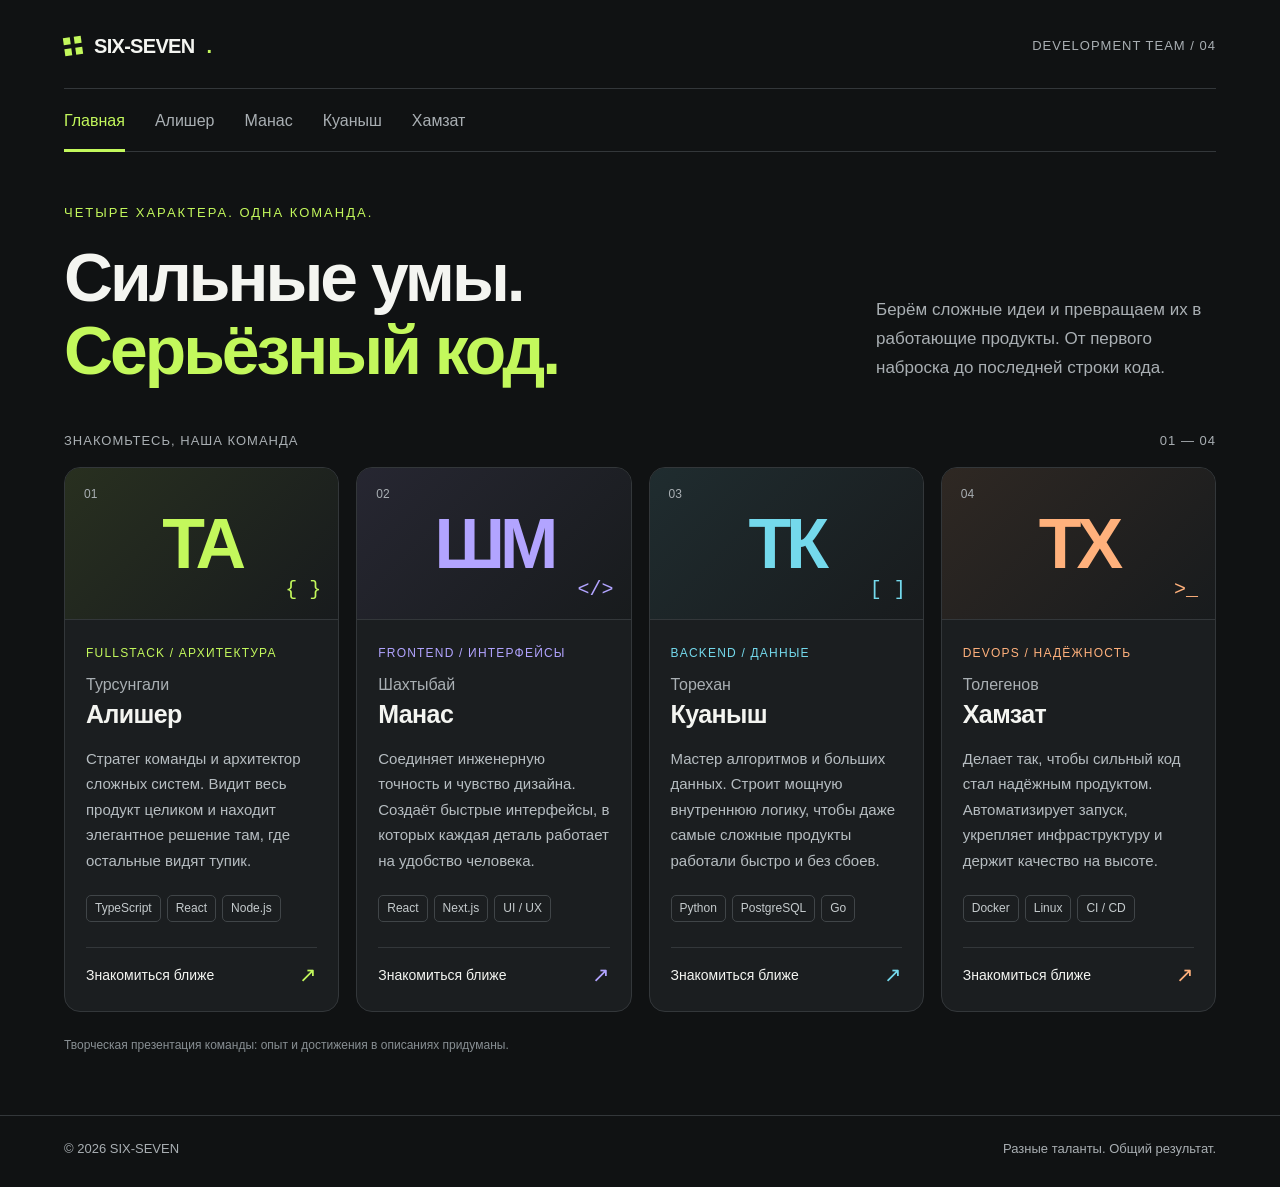
<file: index.html>
<!DOCTYPE html>
<html lang="ru">
<head>
<meta charset="UTF-8"><meta name="viewport" content="width=device-width,initial-scale=1">
<meta name="description" content="Четыре сильных разработчика. Одна команда. Знакомьтесь: Алишер, Манас, Куаныш и Хамзат.">
<title>SIX-SEVEN — Наша команда</title>
<link rel="icon" type="image/svg+xml" href="data:image/svg+xml,%3Csvg xmlns='http://www.w3.org/2000/svg' viewBox='0 0 40 40'%3E%3Crect width='40' height='40' rx='10' fill='%23c3f85c'/%3E%3Cpath d='M10 10h8v8h-8zm12 0h8v8h-8zM10 22h8v8h-8zm12 0h8v8h-8z' fill='%23101213'/%3E%3C/svg%3E">
<style>
:root{color-scheme:dark;--bg:#101213;--surface:#1b1e20;--line:#33373a;--muted:#a9afb3;--lime:#c3f85c}*{box-sizing:border-box}body{margin:0;background:var(--bg);color:#f4f5f1;font-family:Arial,Helvetica,sans-serif;font-size:16px;line-height:1.6}button{font:inherit}button:focus-visible{outline:3px solid var(--lime);outline-offset:5px}button{cursor:pointer}header,main,footer{max-width:1440px;margin:auto;padding-left:5%;padding-right:5%}header{padding-top:30px}.top{display:flex;justify-content:space-between;align-items:center;padding-bottom:26px}.brand{font-size:20px;font-weight:800;letter-spacing:-.7px;display:flex;gap:12px;align-items:center}.mark{display:grid;grid-template-columns:repeat(2,7px);gap:4px;transform:rotate(-8deg)}.mark i{width:7px;height:7px;background:var(--lime)}.edition{color:var(--muted);font-size:13px;letter-spacing:1px}.tabs{display:flex;border-top:1px solid var(--line);border-bottom:1px solid var(--line);gap:30px}.tab{background:none;border:0;color:var(--muted);padding:19px 0 17px;position:relative;font-size:16px;white-space:nowrap}.tab[aria-selected=true]{color:var(--lime)}.tab[aria-selected=true]:after{content:"";position:absolute;height:3px;background:var(--lime);bottom:-1px;left:0;right:0}.tab:hover{color:#fff}main{min-height:72vh;padding-top:51px;padding-bottom:60px}.eyebrow{color:var(--lime);font-size:13px;text-transform:uppercase;letter-spacing:2px;margin:0 0 19px}.intro{display:flex;justify-content:space-between;align-items:flex-end;gap:32px;margin-bottom:43px}h1{font-size:clamp(40px,5.3vw,76px);letter-spacing:-3px;line-height:1.07;margin:0;font-weight:700}h1 span{color:var(--lime)}.intro>p{color:var(--muted);max-width:340px;margin:0 0 5px;font-size:17px;line-height:1.7}.section-label{display:flex;justify-content:space-between;font-size:13px;color:var(--muted);padding-bottom:16px;letter-spacing:1px}.cards{display:grid;grid-template-columns:repeat(4,minmax(0,1fr));gap:17px}.card{--accent:var(--lime);display:flex;flex-direction:column;border:1px solid var(--line);background:var(--surface);border-radius:16px;overflow:hidden;transition:transform .2s,border-color .2s}.card:hover{transform:translateY(-5px);border-color:var(--accent)}.card-top{height:152px;position:relative;padding:20px 22px;display:flex;align-items:center;justify-content:center;border-bottom:1px solid var(--line);background:linear-gradient(135deg,color-mix(in srgb,var(--accent) 11%,#151718),#181b1d)}.initial{font-size:70px;line-height:1;font-weight:800;letter-spacing:-5px;color:var(--accent)}.number{position:absolute;top:17px;left:19px;font-size:12px;color:var(--muted)}.symbol{position:absolute;bottom:13px;right:17px;font-family:monospace;font-size:20px;color:var(--accent)}.card-body{padding:24px 21px;display:flex;flex:1;flex-direction:column}.role{color:var(--accent);font-size:12px;letter-spacing:1.2px;text-transform:uppercase;margin-bottom:11px}h2{font-size:25px;line-height:1.22;letter-spacing:-.6px;margin:0 0 16px}.surname{display:block;color:var(--muted);font-size:16px;font-weight:400;letter-spacing:0;margin-bottom:5px}.card p{color:#b6bdc1;font-size:15px;line-height:1.7;margin:0 0 22px}.tags{display:flex;flex-wrap:wrap;gap:6px;margin-top:auto}.tag{border:1px solid #404548;border-radius:5px;padding:3px 8px;font-size:12px;color:#c5cbcd}.profile-button{margin-top:25px;padding:16px 0 0;width:100%;text-align:left;background:none;border:0;border-top:1px solid var(--line);color:#f4f5f1;display:flex;justify-content:space-between;font-size:14px}.profile-button span{color:var(--accent);font-size:21px;line-height:1}.footnote{color:#888f93;font-size:12px;margin:24px 0 0}footer{display:flex;justify-content:space-between;border-top:1px solid var(--line);padding-top:23px;padding-bottom:27px;color:var(--muted);font-size:13px}.profile{--accent:var(--lime);animation:appear .25s ease}.profile-heading{display:flex;justify-content:space-between;align-items:center;gap:30px;padding-bottom:40px;border-bottom:1px solid var(--line)}.profile-heading h1{font-size:clamp(38px,5vw,68px)}.profile-heading h1 span{display:block;color:#a9afb3;font-weight:400;font-size:.53em;letter-spacing:-1px;margin-bottom:12px}.profile-heading .eyebrow{color:var(--accent)}.monogram{background:var(--surface);border:1px solid var(--line);border-radius:24px;min-width:180px;height:180px;display:grid;place-items:center;font-size:78px;font-weight:800;letter-spacing:-5px;color:var(--accent)}.profile-grid{display:grid;grid-template-columns:1.6fr 1fr;gap:60px;padding-top:38px}.profile h2{font-size:22px;letter-spacing:-.5px}.bio{color:#c4c9cc;font-size:18px;max-width:730px}.expertise{margin:0;padding-left:21px;color:#bdc3c6}.expertise li{padding:0 0 15px 5px}.expertise li::marker{color:var(--accent)}.fact{margin-top:28px;padding:24px;border:1px solid var(--line);border-radius:12px;background:var(--surface)}.fact p{margin:0;color:#bdc3c6}.fact strong{color:var(--accent);display:block;margin-bottom:8px}.back{border:0;background:none;color:var(--muted);padding:0;margin-bottom:30px;font-size:14px}.back:hover{color:#fff}[hidden]{display:none!important}@keyframes appear{from{opacity:.3;transform:translateY(6px)}to{opacity:1;transform:translateY(0)}}@media(min-width:1500px){main{padding-top:70px}.card-top{height:190px}}@media(max-width:1050px){.cards{grid-template-columns:repeat(2,minmax(0,1fr))}.intro{align-items:flex-start}.intro>p{max-width:270px}h1{letter-spacing:-2px}.card-top{height:140px}}@media(max-width:600px){header{padding-top:22px}.edition{font-size:11px}.brand{font-size:18px}.tabs{gap:0;justify-content:space-between}.tab{font-size:14px;padding:16px 2px}.intro{display:block;margin-bottom:32px}.intro>p{max-width:100%;margin-top:23px;font-size:16px}main{padding-top:34px;padding-bottom:38px}.cards{grid-template-columns:1fr}.card{display:grid;grid-template-columns:82px 1fr}.card-top{height:100%;padding:14px 6px;border-bottom:0;border-right:1px solid var(--line)}.initial{font-size:34px;letter-spacing:-2px}.number{left:12px}.symbol{right:12px}.card-body{padding:22px 18px}.profile-grid{grid-template-columns:1fr;gap:30px}.monogram{min-width:74px;height:90px;font-size:34px;letter-spacing:-2px;border-radius:12px}.profile-heading{gap:12px}.profile-heading h1{font-size:37px;letter-spacing:-1.5px}.profile-heading .eyebrow{font-size:11px;letter-spacing:1px}.bio{font-size:16px}footer{gap:18px;font-size:12px}.section-label{font-size:12px}}@media(prefers-reduced-motion:reduce){*{animation:none!important;transition:none!important}}
</style>
</head>
<body>
<header><div class="top"><div class="brand"><span class="mark" aria-hidden="true"><i></i><i></i><i></i><i></i></span>SIX-SEVEN<span style="color:var(--lime)">.</span></div><span class="edition">DEVELOPMENT TEAM / 04</span></div>
<nav class="tabs" role="tablist" aria-label="Команда"><button class="tab" id="tab-home" role="tab" aria-selected="true" aria-controls="panel-home" data-view="home">Главная</button><button class="tab" id="tab-alisher" role="tab" aria-selected="false" aria-controls="panel-alisher" tabindex="-1" data-view="alisher">Алишер</button><button class="tab" id="tab-manas" role="tab" aria-selected="false" aria-controls="panel-manas" tabindex="-1" data-view="manas">Манас</button><button class="tab" id="tab-kuanysh" role="tab" aria-selected="false" aria-controls="panel-kuanysh" tabindex="-1" data-view="kuanysh">Куаныш</button><button class="tab" id="tab-khamzat" role="tab" aria-selected="false" aria-controls="panel-khamzat" tabindex="-1" data-view="khamzat">Хамзат</button></nav></header>
<main><section id="panel-home" role="tabpanel" aria-labelledby="tab-home" tabindex="0"><p class="eyebrow">Четыре характера. Одна команда.</p><div class="intro"><h1>Сильные умы.<br><span>Серьёзный код.</span></h1><p>Берём сложные идеи и превращаем их в работающие продукты. От первого наброска до последней строки кода.</p></div><div class="section-label"><span>ЗНАКОМЬТЕСЬ, НАША КОМАНДА</span><span>01 — 04</span></div><div class="cards" id="cards"></div><p class="footnote">Творческая презентация команды: опыт и достижения в описаниях придуманы.</p></section><div id="profiles"></div></main>
<footer><span>© 2026 SIX-SEVEN</span><span>Разные таланты. Общий результат.</span></footer>
<script>
const members=[
{id:'alisher',first:'Алишер',last:'Турсунгали',initial:'ТА',role:'Fullstack / Архитектура',color:'#c3f85c',symbol:'{ }',tags:['TypeScript','React','Node.js'],summary:'Стратег команды и архитектор сложных систем. Видит весь продукт целиком и находит элегантное решение там, где остальные видят тупик.',bio:'Алишер — тот, кто превращает смелую идею в понятную архитектуру. За плечами — восемь лет разработки: от первых веб-приложений до больших платформ. Одинаково уверенно чувствует себя в интерфейсах, серверной логике и проектировании систем.',bio2:'Умеет разложить сложную задачу на простые шаги, собрать сильное техническое решение и довести его до запуска. Его суперсила — видеть на несколько шагов вперёд и писать код, который хочется поддерживать.',skills:['Архитектура веб-приложений и проектирование API','Полный цикл разработки: от интерфейса до базы данных','Техническое лидерство и ревью кода'],fact:'Масштаб мышления',achievement:'Спроектировал платформу, которая выдерживает миллион запросов в сутки. Уверен: надёжность начинается с хорошего плана.'},
{id:'manas',first:'Манас',last:'Шахтыбай',initial:'ШМ',role:'Frontend / Интерфейсы',color:'#b2a4ff',symbol:'</>',tags:['React','Next.js','UI / UX'],summary:'Соединяет инженерную точность и чувство дизайна. Создаёт быстрые интерфейсы, в которых каждая деталь работает на удобство человека.',bio:'Манас — мозг и вкус наших интерфейсов. Семь лет превращает сложные сценарии в простые и понятные экраны. Его работа начинается с вопроса «как человеку будет удобнее?» и заканчивается продуктом, которым приятно пользоваться каждый день.',bio2:'Внимателен к типографике, анимациям и мельчайшим деталям поведения. При этом за красивым экраном всегда стоит продуманная структура компонентов, доступность и высокая скорость работы.',skills:['Адаптивные интерфейсы и дизайн-системы','Производительность и доступность веб-приложений','Анимации и сложные пользовательские сценарии'],fact:'Внимание к деталям',achievement:'Создал более 40 интерфейсов и сократил время загрузки большого сервиса в три раза. Ни один лишний пиксель не остаётся незамеченным.'},
{id:'kuanysh',first:'Куаныш',last:'Торехан',initial:'ТК',role:'Backend / Данные',color:'#74d9ec',symbol:'[ ]',tags:['Python','PostgreSQL','Go'],summary:'Мастер алгоритмов и больших данных. Строит мощную внутреннюю логику, чтобы даже самые сложные продукты работали быстро и без сбоев.',bio:'Куаныш — человек, который держит под контролем всё, что скрыто за интерфейсом. Восемь лет опыта в серверной разработке научили его создавать быстрые API, надёжные базы данных и сервисы, готовые к серьёзным нагрузкам.',bio2:'Любит задачи, где нужно думать глубоко: от оптимизации запросов до обработки больших потоков данных. Спокойно находит причину сложной ошибки и превращает запутанную логику в стройную систему.',skills:['Высоконагруженные сервисы и микросервисы','Моделирование данных и оптимизация SQL','Алгоритмы, интеграции и обработка событий'],fact:'Скорость под нагрузкой',achievement:'Ускорил обработку данных в десять раз и построил систему для миллионов записей. Его правило: сначала понять, затем оптимизировать.'},
{id:'khamzat',first:'Хамзат',last:'Толегенов',initial:'ТХ',role:'DevOps / Надёжность',color:'#ffb17c',symbol:'>_',tags:['Docker','Linux','CI / CD'],summary:'Делает так, чтобы сильный код стал надёжным продуктом. Автоматизирует запуск, укрепляет инфраструктуру и держит качество на высоте.',bio:'Хамзат — опора команды, когда пора выпускать продукт в большой мир. Семь лет занимается инфраструктурой, автоматизацией и качеством. Умеет выстроить путь от изменения в коде до стабильного релиза без лишней ручной работы.',bio2:'Продумывает мониторинг, резервное копирование и восстановление заранее. Находит слабые места до того, как они станут проблемой, и помогает команде выпускать обновления уверенно и регулярно.',skills:['Автоматизация сборки, тестирования и релизов','Контейнеризация и облачная инфраструктура','Мониторинг, безопасность и отказоустойчивость'],fact:'Надёжность в основе',achievement:'Сократил выпуск обновлений с нескольких часов до десяти минут. Построил инфраструктуру с доступностью 99,99%.'}
];
document.getElementById('cards').innerHTML=members.map((m,i)=>`<article class="card" style="--accent:${m.color}"><div class="card-top" aria-hidden="true"><span class="number">0${i+1}</span><span class="initial">${m.initial}</span><span class="symbol">${m.symbol.replaceAll('<','&lt;')}</span></div><div class="card-body"><div class="role">${m.role}</div><h2><span class="surname">${m.last}</span>${m.first}</h2><p>${m.summary}</p><div class="tags">${m.tags.map(t=>`<span class="tag">${t}</span>`).join('')}</div><button class="profile-button" data-view="${m.id}" aria-label="Открыть профиль: ${m.last} ${m.first}">Знакомиться ближе <span aria-hidden="true">↗</span></button></div></article>`).join('');
document.getElementById('profiles').innerHTML=members.map(m=>`<section class="profile" id="panel-${m.id}" role="tabpanel" aria-labelledby="tab-${m.id}" tabindex="0" style="--accent:${m.color}" hidden><button class="back" data-view="home">← Вся команда</button><div class="profile-heading"><div><p class="eyebrow">${m.role}</p><h1><span>${m.last}</span>${m.first}</h1></div><div class="monogram" aria-hidden="true">${m.initial}</div></div><div class="profile-grid"><div><h2>Сильный ум. Свой подход.</h2><p class="bio">${m.bio}</p><p class="bio">${m.bio2}</p><div class="tags">${m.tags.map(t=>`<span class="tag">${t}</span>`).join('')}</div></div><div><h2>В чём моя сила</h2><ul class="expertise">${m.skills.map(s=>`<li>${s}</li>`).join('')}</ul><div class="fact"><strong>${m.fact}</strong><p>${m.achievement}</p></div></div></div><p class="footnote">Опыт и достижения — часть придуманного презентационного образа.</p></section>`).join('');
const tabs=[...document.querySelectorAll('[role="tab"]')];
function activate(id,focus=false){if(!['home',...members.map(m=>m.id)].includes(id))return;document.querySelectorAll('[role="tabpanel"]').forEach(p=>p.hidden=p.id!=='panel-'+id);tabs.forEach(t=>{const selected=t.dataset.view===id;t.setAttribute('aria-selected',String(selected));t.tabIndex=selected?0:-1});document.title=id==='home'?'SIX-SEVEN — Наша команда':members.find(m=>m.id===id).first+' — SIX-SEVEN';if(focus)document.getElementById('tab-'+id).focus()}
document.addEventListener('click',e=>{const button=e.target.closest('button[data-view]');if(button){activate(button.dataset.view,true);if(!button.matches('[role="tab"]'))window.scrollTo({top:0,behavior:matchMedia('(prefers-reduced-motion: reduce)').matches?'instant':'smooth'})}});
document.querySelector('[role="tablist"]').addEventListener('keydown',e=>{const i=tabs.indexOf(document.activeElement);if(i<0)return;let next;if(e.key==='ArrowRight')next=(i+1)%tabs.length;if(e.key==='ArrowLeft')next=(i+tabs.length-1)%tabs.length;if(e.key==='Home')next=0;if(e.key==='End')next=tabs.length-1;if(next!==undefined){e.preventDefault();activate(tabs[next].dataset.view,true)}});
</script>
</body></html>
</file>
